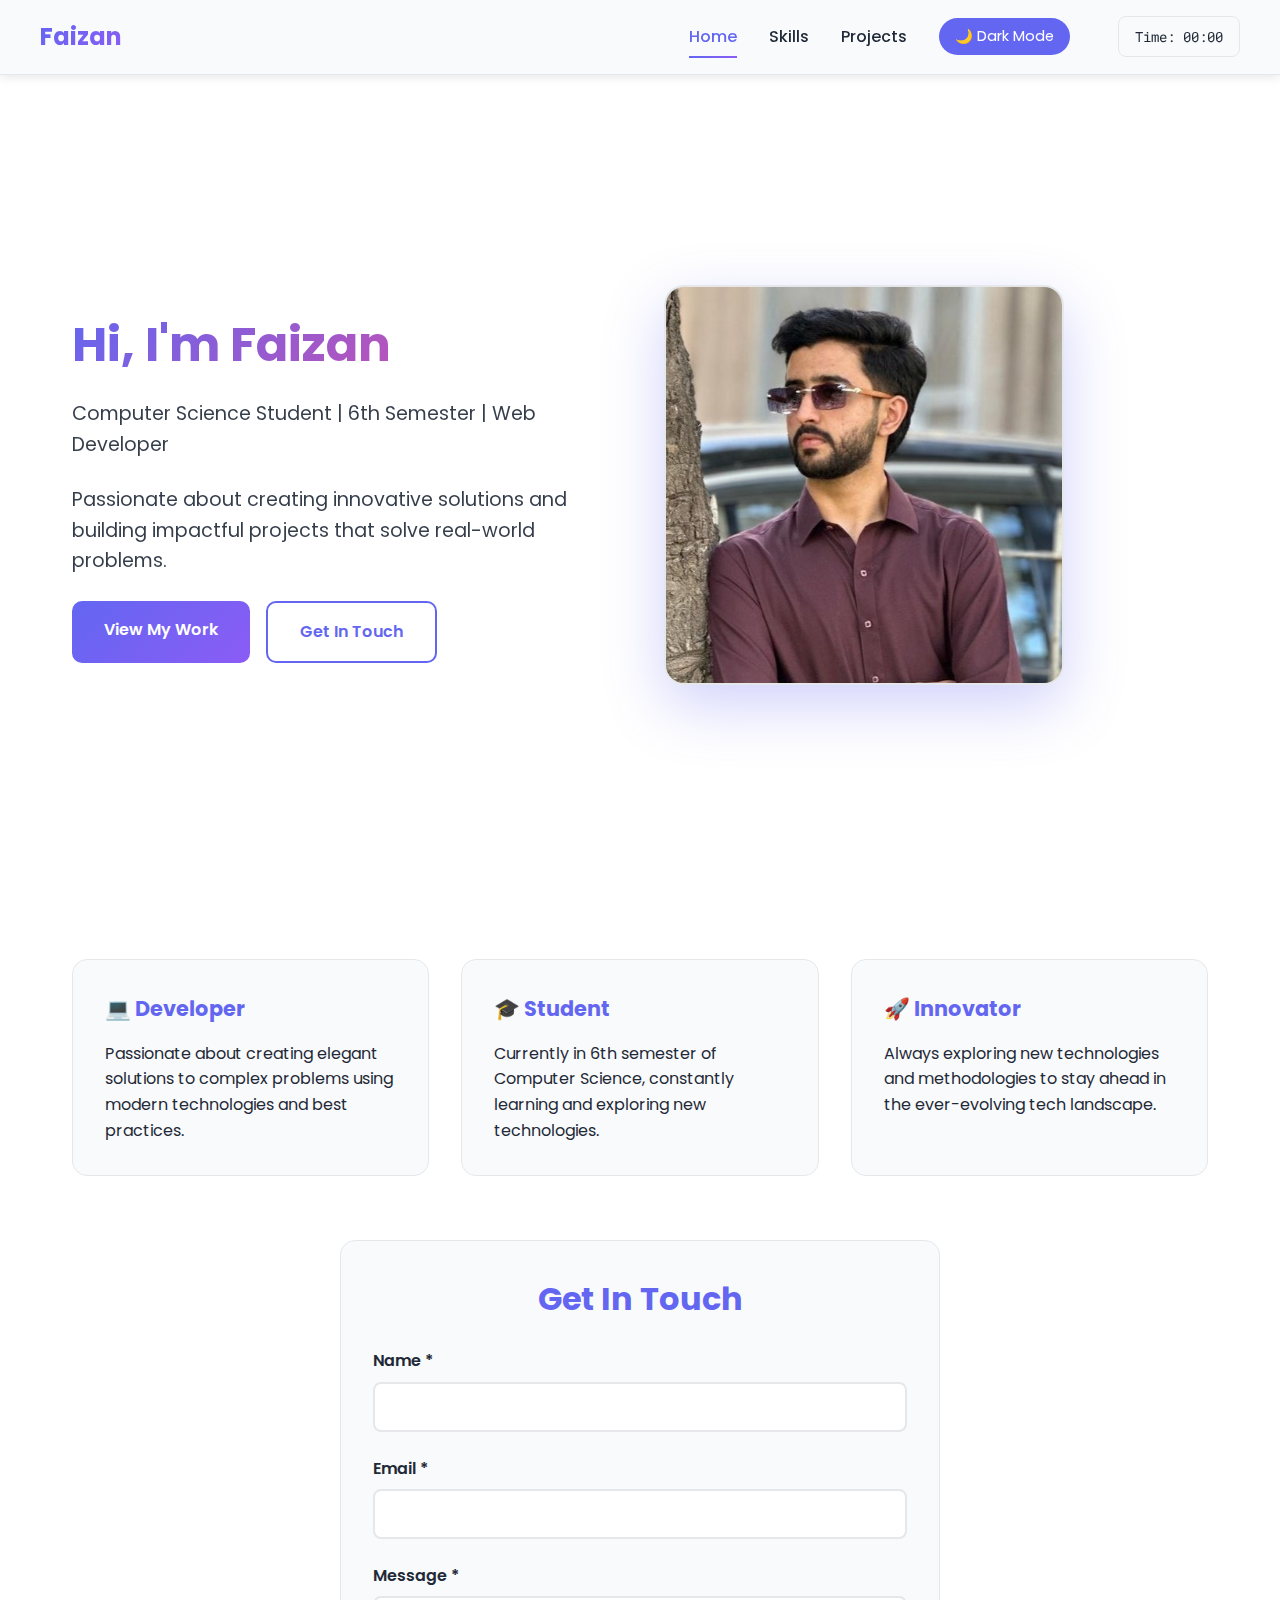
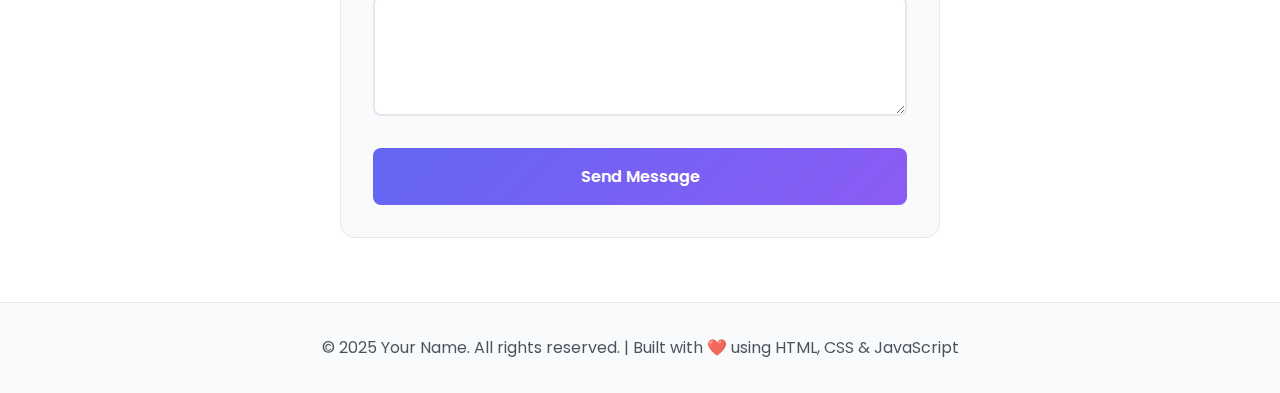
<file: index.html>
<!DOCTYPE html>
<html lang="en">
<head>
    <meta charset="UTF-8">
    <meta name="viewport" content="width=device-width, initial-scale=1.0">
    <title>Personal Dashboard - Home</title>
    <link href="https://fonts.googleapis.com/css2?family=Poppins:wght@300;400;600;700&family=Roboto+Mono&display=swap" rel="stylesheet">
    <link rel="stylesheet" href="style.css">
</head>
<body>
    <nav>
        <div class="nav-container">
            <div class="logo">Faizan</div>
            <ul class="nav-links">
                <li><a href="index.html" class="active">Home</a></li>
                <li><a href="skills.html">Skills</a></li>
                <li><a href="projects.html">Projects</a></li>
                 <li><button class="theme-toggle" id="themeToggle">🌙 Dark Mode</button></li>

    <!-- ⏱️ Live Timer -->
    <li><div class="timer-container" id="timer">Time: 00:00</div></li>
            </ul>
        </div>
    </nav>

    <!-- HOME PAGE -->
    <section id="home">
        <div class="hero">
            <div class="hero-content">
                <h1>Hi, I'm Faizan</h1>
                <p>Computer Science Student | 6th Semester | Web Developer</p>
                <p>Passionate about creating innovative solutions and building impactful projects that solve real-world problems.</p>
                <div class="cta-buttons">
                    <a href="projects.html" class="btn btn-primary">View My Work</a>
                    <a href="#contact" class="btn btn-secondary">Get In Touch</a>
                </div>
            </div>
            <div class="profile-image">
                <img src="Photo.jpeg" alt="Abdullah" class="profile-pic">

            </div>
        </div>

        <div class="about-section">
            <div class="about-cards">
                <div class="about-card">
                    <h3>💻 Developer</h3>
                    <p>Passionate about creating elegant solutions to complex problems using modern technologies and best practices.</p>
                </div>
                <div class="about-card">
                    <h3>🎓 Student</h3>
                    <p>Currently in 6th semester of Computer Science, constantly learning and exploring new technologies.</p>
                </div>
                <div class="about-card">
                    <h3>🚀 Innovator</h3>
                    <p>Always exploring new technologies and methodologies to stay ahead in the ever-evolving tech landscape.</p>
                </div>
            </div>
        </div>

        <!-- Contact Form -->
        <div class="contact-section" id="contact">
            <h2>Get In Touch</h2>
            <form id="contactForm">
                <div class="form-group">
                    <label for="name">Name *</label>
                    <input type="text" id="name" name="name" required>
                    <span class="error-message">Please enter your name (at least 2 characters)</span>
                </div>
                <div class="form-group">
                    <label for="email">Email *</label>
                    <input type="email" id="email" name="email" required>
                    <span class="error-message">Please enter a valid email address</span>
                </div>
                <div class="form-group">
                    <label for="message">Message *</label>
                    <textarea id="message" name="message" required></textarea>
                    <span class="error-message">Please enter a message (at least 10 characters)</span>
                </div>
                <button type="submit" class="submit-btn">Send Message</button>
                <div class="success-message" id="successMessage">Thank you! Your message has been sent successfully.</div>
            </form>
        </div>
    </section>

    <footer>
        <p>&copy; 2025 Your Name. All rights reserved. | Built with ❤️ using HTML, CSS & JavaScript</p>
    </footer>

    <script src="script.js"></script>
</body>
</html>
</file>
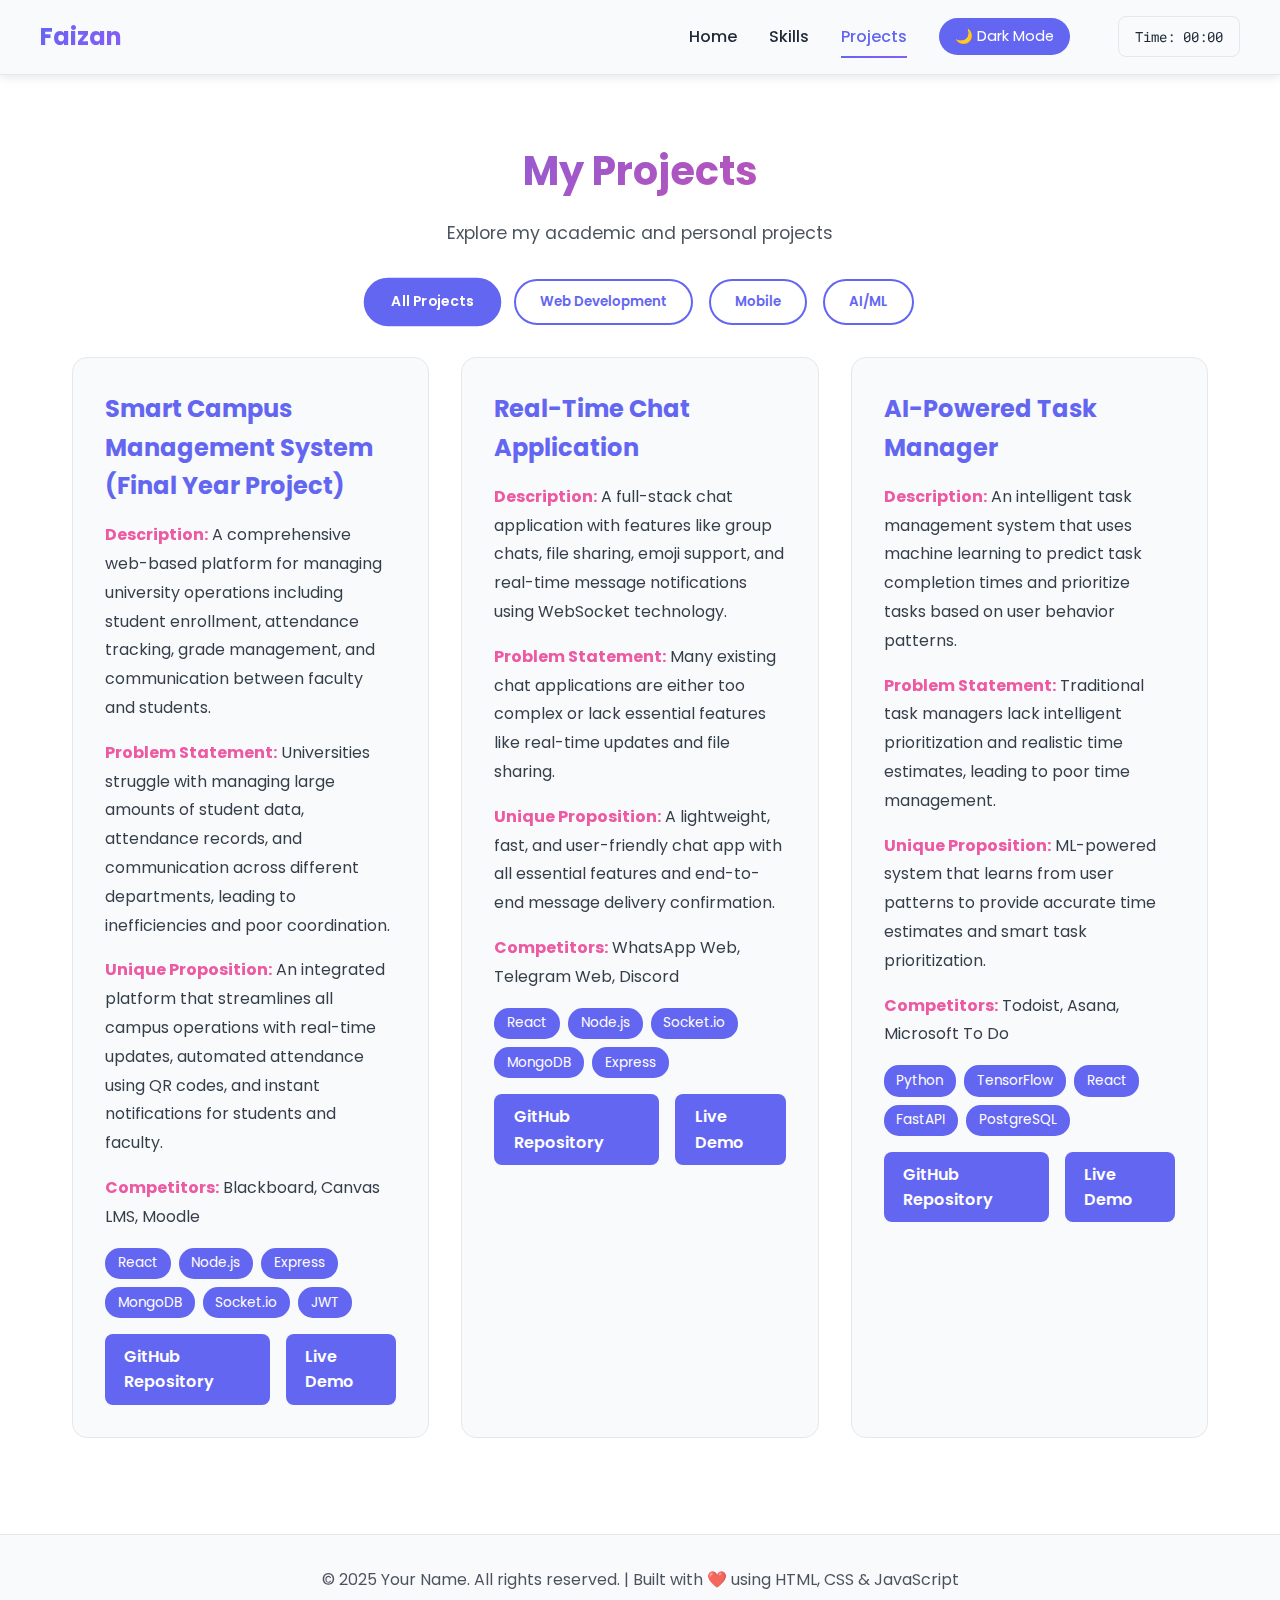
<file: projects.html>
<!DOCTYPE html>
<html lang="en">
<head>
    <meta charset="UTF-8">
    <meta name="viewport" content="width=device-width, initial-scale=1.0">
    <title>Personal Dashboard - Projects</title>
    <link href="https://fonts.googleapis.com/css2?family=Poppins:wght@300;400;600;700&family=Roboto+Mono&display=swap" rel="stylesheet">
    <link rel="stylesheet" href="style.css">
</head>
<body>
    <nav>
        <div class="nav-container">
            <div class="logo">Faizan</div>
            <ul class="nav-links">
                <li><a href="index.html">Home</a></li>
                <li><a href="skills.html">Skills</a></li>
                <li><a href="projects.html" class="active">Projects</a></li>
                 <li><button class="theme-toggle" id="themeToggle">🌙 Dark Mode</button></li>

    <!-- ⏱️ Live Timer -->
    <li><div class="timer-container" id="timer">Time: 00:00</div></li>
            </ul>
        </div>
    </nav>

    <!-- PROJECTS PAGE -->
    <section id="projects">
        <div class="projects-container">
            <div class="projects-header">
                <h1>My Projects</h1>
                <p>Explore my academic and personal projects</p>
            </div>
            <div class="filter-buttons">
                <button class="filter-btn active" data-filter="all">All Projects</button>
                <button class="filter-btn" data-filter="web">Web Development</button>
                <button class="filter-btn" data-filter="mobile">Mobile</button>
                <button class="filter-btn" data-filter="ai">AI/ML</button>
            </div>
            <div class="projects-grid" id="projectsGrid">
                <!-- Projects will be populated by JavaScript -->
            </div>
        </div>
    </section>

    <footer>
        <p>&copy; 2025 Your Name. All rights reserved. | Built with ❤️ using HTML, CSS & JavaScript</p>
    </footer>

    <script src="script.js"></script>
</body>
</html>
</file>
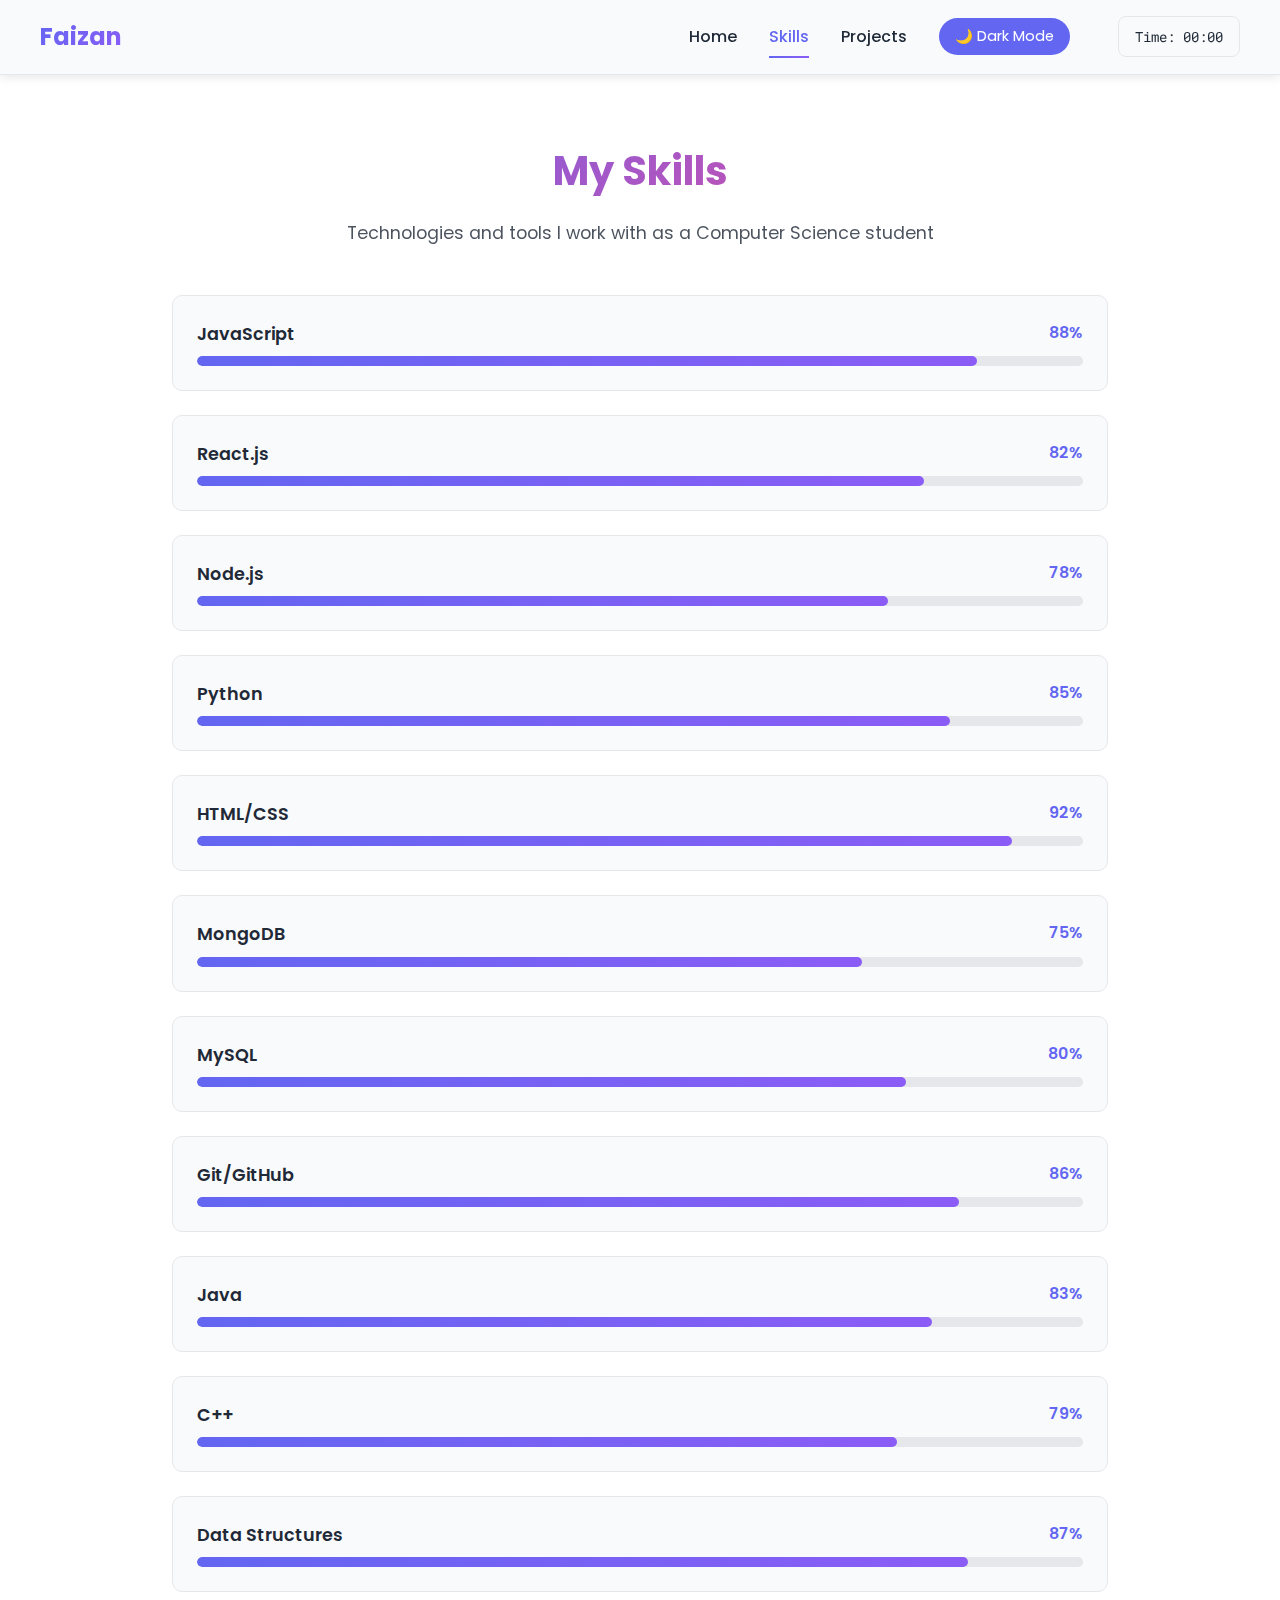
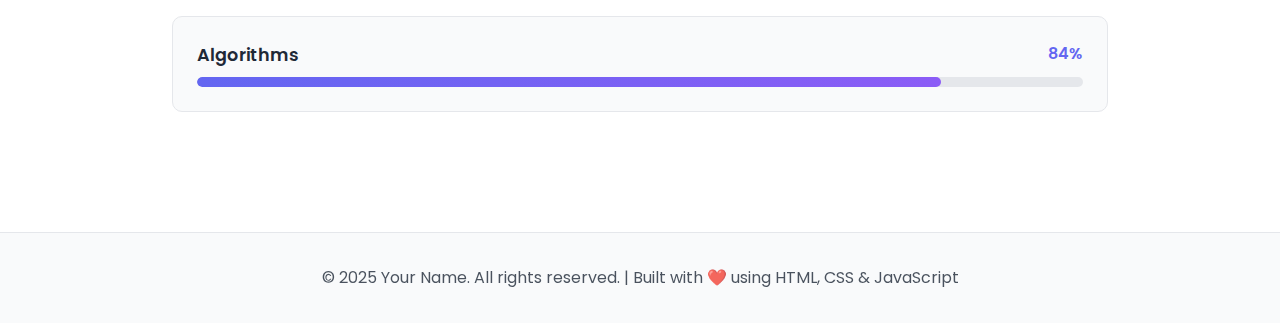
<file: skills.html>
<!DOCTYPE html>
<html lang="en">
<head>
    <meta charset="UTF-8">
    <meta name="viewport" content="width=device-width, initial-scale=1.0">
    <title>Personal Dashboard - Skills</title>
    <link href="https://fonts.googleapis.com/css2?family=Poppins:wght@300;400;600;700&family=Roboto+Mono&display=swap" rel="stylesheet">
    <link rel="stylesheet" href="style.css">
</head>
<body>
    <nav>
        <div class="nav-container">
            <div class="logo">Faizan</div>
            <ul class="nav-links">
                <li><a href="index.html">Home</a></li>
                <li><a href="skills.html" class="active">Skills</a></li>
                <li><a href="projects.html">Projects</a></li>
                 <li><button class="theme-toggle" id="themeToggle">🌙 Dark Mode</button></li>

    <!-- ⏱️ Live Timer -->
    <li><div class="timer-container" id="timer">Time: 00:00</div></li>
            </ul>
        </div>
    </nav>

    <!-- SKILLS PAGE -->
    <section id="skills">
        <div class="skills-container">
            <div class="skills-header">
                <h1>My Skills</h1>
                <p>Technologies and tools I work with as a Computer Science student</p>
            </div>
            <div class="skills-list" id="skillsList">
                <!-- Skills will be populated by JavaScript -->
            </div>
        </div>
    </section>

    <footer>
        <p>&copy; 2025 Your Name. All rights reserved. | Built with ❤️ using HTML, CSS & JavaScript</p>
    </footer>

    <script src="script.js"></script>
</body>
</html>
</file>
<file: style.css>
/* Personal Dashboard Styles with Dark/Light Mode Support */

* {
    margin: 0;
    padding: 0;
    box-sizing: border-box;
}

:root {
    /* Light Mode Colors (Default) */
    --primary-color: #6366f1;
    --secondary-color: #8b5cf6;
    --accent-color: #ec4899;
    --bg-color: #ffffff;
    --text-color: #1f2937;
    --card-bg: #f9fafb;
    --border-color: #e5e7eb;
    --hover-bg: #f3f4f6;
}

body.dark-mode {
    /* Dark Mode Colors */
    --bg-color: #0f172a;
    --text-color: #f1f5f9;
    --card-bg: #1e293b;
    --border-color: #334155;
    --hover-bg: #293548;
}

body {
    font-family: 'Poppins', sans-serif;
    background: var(--bg-color);
    color: var(--text-color);
    line-height: 1.6;
    transition: background-color 0.3s ease, color 0.3s ease;
}

/* Navigation */
nav {
    background: var(--card-bg);
    padding: 1rem 2rem;
    box-shadow: 0 2px 10px rgba(0,0,0,0.1);
    position: sticky;
    top: 0;
    z-index: 100;
    border-bottom: 1px solid var(--border-color);
    transition: background-color 0.3s ease;
}

.nav-container {
    max-width: 1200px;
    margin: 0 auto;
    display: flex;
    justify-content: space-between;
    align-items: center;
    flex-wrap: wrap;
}

.logo {
    font-size: 1.5rem;
    font-weight: 700;
    background: linear-gradient(135deg, var(--primary-color), var(--secondary-color));
    -webkit-background-clip: text;
    -webkit-text-fill-color: transparent;
    background-clip: text;
}

.nav-links {
    display: flex;
    gap: 2rem;
    align-items: center;
    list-style: none;
}

.nav-links a {
    color: var(--text-color);
    text-decoration: none;
    font-weight: 500;
    transition: color 0.3s ease, transform 0.3s ease;
    display: inline-block;
    padding: 0.5rem 0;
    position: relative;
}

.nav-links a::after {
    content: '';
    position: absolute;
    bottom: 0;
    left: 0;
    width: 0;
    height: 2px;
    background: linear-gradient(90deg, var(--primary-color), var(--secondary-color));
    transition: width 0.3s ease;
}

.nav-links a:hover::after,
.nav-links a.active::after {
    width: 100%;
}

.nav-links a:hover {
    color: var(--primary-color);
    transform: translateY(-2px);
}

.nav-links a.active {
    color: var(--primary-color);
}

/* Theme Toggle Button */
.theme-toggle {
    background: var(--primary-color);
    color: white;
    border: none;
    padding: 0.5rem 1rem;
    border-radius: 20px;
    cursor: pointer;
    font-size: 0.9rem;
    transition: all 0.3s ease;
    font-family: 'Poppins', sans-serif;
}

.theme-toggle:hover {
    background: var(--secondary-color);
    transform: scale(1.05);
}

/* Timer Display */
.timer-container {
    background: var(--card-bg);
    padding: 0.5rem 1rem;
    border-radius: 8px;
    font-family: 'Roboto Mono', monospace;
    font-size: 0.9rem;
    margin-left: 1rem;
    border: 1px solid var(--border-color);
    transition: background-color 0.3s ease;
}

/* Hero Section */
.hero {
    max-width: 1200px;
    margin: 0 auto;
    padding: 4rem 2rem;
    display: grid;
    grid-template-columns: 1fr 1fr;
    gap: 3rem;
    align-items: center;
    min-height: calc(100vh - 80px);
}

.hero-content h1 {
    font-size: 3rem;
    margin-bottom: 1rem;
    background: linear-gradient(135deg, var(--primary-color), var(--accent-color));
    -webkit-background-clip: text;
    -webkit-text-fill-color: transparent;
    background-clip: text;
    animation: fadeInUp 0.8s ease;
}

.hero-content p {
    font-size: 1.2rem;
    margin-bottom: 1.5rem;
    color: var(--text-color);
    opacity: 0.9;
    animation: fadeInUp 0.8s ease 0.2s backwards;
}

.profile-image {
    width: 100%;
    max-width: 400px;
    height: 400px;
    border-radius: 20px;
    overflow: hidden;
    box-shadow: 0 20px 60px rgba(99, 102, 241, 0.3);
    animation: fadeInRight 0.8s ease;
    border: 2px solid var(--border-color);
}

.profile-pic {
    width: 100%;
    height: 100%;
    object-fit: cover;
}

.cta-buttons {
    display: flex;
    gap: 1rem;
    flex-wrap: wrap;
    animation: fadeInUp 0.8s ease 0.4s backwards;
}

.btn {
    padding: 1rem 2rem;
    border-radius: 10px;
    text-decoration: none;
    font-weight: 600;
    transition: all 0.3s ease;
    display: inline-block;
}

.btn-primary {
    background: linear-gradient(135deg, var(--primary-color), var(--secondary-color));
    color: white;
}

.btn-primary:hover {
    transform: translateY(-3px);
    box-shadow: 0 10px 30px rgba(99, 102, 241, 0.5);
}

.btn-secondary {
    background: transparent;
    color: var(--primary-color);
    border: 2px solid var(--primary-color);
}

.btn-secondary:hover {
    background: var(--primary-color);
    color: white;
    transform: translateY(-3px);
}

/* About Section */
.about-section {
    max-width: 1200px;
    margin: 4rem auto;
    padding: 0 2rem;
}

.about-cards {
    display: grid;
    grid-template-columns: repeat(auto-fit, minmax(250px, 1fr));
    gap: 2rem;
    margin-top: 2rem;
}

.about-card {
    background: var(--card-bg);
    padding: 2rem;
    border-radius: 15px;
    border: 1px solid var(--border-color);
    transition: all 0.3s ease;
}

.about-card:hover {
    transform: translateY(-10px);
    box-shadow: 0 15px 40px rgba(0,0,0,0.2);
    border-color: var(--primary-color);
}

.about-card h3 {
    color: var(--primary-color);
    margin-bottom: 1rem;
    font-size: 1.3rem;
}

/* Skills Page Styles */
.skills-container {
    max-width: 1000px;
    margin: 2rem auto;
    padding: 2rem;
    min-height: calc(100vh - 200px);
}

.skills-header {
    text-align: center;
    margin-bottom: 3rem;
}

.skills-header h1 {
    font-size: 2.5rem;
    margin-bottom: 1rem;
    background: linear-gradient(135deg, var(--primary-color), var(--accent-color));
    -webkit-background-clip: text;
    -webkit-text-fill-color: transparent;
    background-clip: text;
}

.skills-header p {
    color: var(--text-color);
    opacity: 0.8;
    font-size: 1.1rem;
}

.skill-item {
    background: var(--card-bg);
    padding: 1.5rem;
    border-radius: 10px;
    margin-bottom: 1.5rem;
    border: 1px solid var(--border-color);
    transition: all 0.3s ease;
}

.skill-item:hover {
    transform: translateX(10px);
    border-color: var(--primary-color);
    box-shadow: 0 5px 20px rgba(99, 102, 241, 0.3);
}

.skill-info {
    display: flex;
    justify-content: space-between;
    margin-bottom: 0.5rem;
}

.skill-name {
    font-weight: 600;
    font-size: 1.1rem;
}

.skill-percentage {
    color: var(--primary-color);
    font-weight: 600;
}

.progress-bar {
    height: 10px;
    background: var(--border-color);
    border-radius: 10px;
    overflow: hidden;
}

.progress-fill {
    height: 100%;
    background: linear-gradient(90deg, var(--primary-color), var(--secondary-color));
    width: 0;
    transition: width 1.5s ease;
    border-radius: 10px;
}

/* Projects Page Styles */
.projects-container {
    max-width: 1200px;
    margin: 2rem auto;
    padding: 2rem;
    min-height: calc(100vh - 200px);
}

.projects-header {
    text-align: center;
    margin-bottom: 2rem;
}

.projects-header h1 {
    font-size: 2.5rem;
    background: linear-gradient(135deg, var(--primary-color), var(--accent-color));
    -webkit-background-clip: text;
    -webkit-text-fill-color: transparent;
    background-clip: text;
    margin-bottom: 1rem;
}

.projects-header p {
    color: var(--text-color);
    opacity: 0.8;
    font-size: 1.1rem;
}

.filter-buttons {
    display: flex;
    gap: 1rem;
    justify-content: center;
    flex-wrap: wrap;
    margin-bottom: 2rem;
}

.filter-btn {
    padding: 0.7rem 1.5rem;
    border: 2px solid var(--primary-color);
    background: transparent;
    color: var(--primary-color);
    border-radius: 25px;
    cursor: pointer;
    font-weight: 600;
    transition: all 0.3s ease;
    font-family: 'Poppins', sans-serif;
}

.filter-btn:hover, .filter-btn.active {
    background: var(--primary-color);
    color: white;
    transform: scale(1.05);
}

.projects-grid {
    display: grid;
    grid-template-columns: repeat(auto-fit, minmax(350px, 1fr));
    gap: 2rem;
}

.project-card {
    background: var(--card-bg);
    border-radius: 15px;
    padding: 2rem;
    border: 1px solid var(--border-color);
    transition: all 0.3s ease;
}

.project-card:hover {
    transform: translateY(-10px);
    box-shadow: 0 15px 40px rgba(0,0,0,0.3);
    border-color: var(--primary-color);
}

.project-card h3 {
    color: var(--primary-color);
    margin-bottom: 1rem;
    font-size: 1.5rem;
}

.project-card p {
    margin-bottom: 1rem;
    line-height: 1.8;
    color: var(--text-color);
    opacity: 0.9;
}

.project-card strong {
    color: var(--accent-color);
}

.tech-tags {
    display: flex;
    flex-wrap: wrap;
    gap: 0.5rem;
    margin: 1rem 0;
}

.tech-tag {
    background: var(--primary-color);
    color: white;
    padding: 0.3rem 0.8rem;
    border-radius: 15px;
    font-size: 0.85rem;
}

.project-links {
    display: flex;
    gap: 1rem;
    margin-top: 1rem;
}

.project-link {
    padding: 0.6rem 1.2rem;
    background: var(--primary-color);
    color: white;
    text-decoration: none;
    border-radius: 8px;
    font-weight: 600;
    transition: all 0.3s ease;
}

.project-link:hover {
    background: var(--secondary-color);
    transform: scale(1.05);
}

/* Contact Form Styles */
.contact-section {
    max-width: 600px;
    margin: 3rem auto;
    padding: 2rem;
    background: var(--card-bg);
    border-radius: 15px;
    border: 1px solid var(--border-color);
}

.contact-section h2 {
    color: var(--primary-color);
    margin-bottom: 1.5rem;
    text-align: center;
    font-size: 2rem;
}

.form-group {
    margin-bottom: 1.5rem;
}

.form-group label {
    display: block;
    margin-bottom: 0.5rem;
    font-weight: 600;
    color: var(--text-color);
}

.form-group input,
.form-group textarea {
    width: 100%;
    padding: 0.8rem;
    border: 2px solid var(--border-color);
    border-radius: 8px;
    background: var(--bg-color);
    color: var(--text-color);
    font-family: 'Poppins', sans-serif;
    transition: border-color 0.3s ease;
}

.form-group input:focus,
.form-group textarea:focus {
    outline: none;
    border-color: var(--primary-color);
    box-shadow: 0 0 0 3px rgba(99, 102, 241, 0.1);
}

.form-group textarea {
    resize: vertical;
    min-height: 120px;
}

.error-message {
    color: #ef4444;
    font-size: 0.85rem;
    margin-top: 0.3rem;
    display: none;
}

.form-group.error input,
.form-group.error textarea {
    border-color: #ef4444;
}

.form-group.error .error-message {
    display: block;
}

.submit-btn {
    width: 100%;
    padding: 1rem;
    background: linear-gradient(135deg, var(--primary-color), var(--secondary-color));
    color: white;
    border: none;
    border-radius: 8px;
    font-size: 1rem;
    font-weight: 600;
    cursor: pointer;
    transition: all 0.3s ease;
    font-family: 'Poppins', sans-serif;
}

.submit-btn:hover {
    transform: translateY(-2px);
    box-shadow: 0 10px 30px rgba(99, 102, 241, 0.5);
}

.success-message {
    background: #10b981;
    color: white;
    padding: 1rem;
    border-radius: 8px;
    text-align: center;
    margin-top: 1rem;
    display: none;
}

/* Footer */
footer {
    background: var(--card-bg);
    padding: 2rem;
    text-align: center;
    margin-top: 4rem;
    border-top: 1px solid var(--border-color);
    transition: background-color 0.3s ease;
}

footer p {
    color: var(--text-color);
    opacity: 0.8;
}

/* Animations */
@keyframes fadeInUp {
    from {
        opacity: 0;
        transform: translateY(30px);
    }
    to {
        opacity: 1;
        transform: translateY(0);
    }
}

@keyframes fadeInRight {
    from {
        opacity: 0;
        transform: translateX(50px);
    }
    to {
        opacity: 1;
        transform: translateX(0);
    }
}

/* Responsive Design */
@media (max-width: 768px) {
    .hero {
        grid-template-columns: 1fr;
        text-align: center;
        padding: 2rem 1rem;
    }

    .hero-content h1 {
        font-size: 2rem;
    }

    .hero-content p {
        font-size: 1rem;
    }

    .profile-image {
        margin: 10px auto;
        max-width: 250px;
        height: 250px;
    }

    .nav-links {
        gap: 1rem;
        font-size: 0.9rem;
    }

    .timer-container {
        margin-left: 0;
        margin-top: 0.5rem;
    }

    .nav-container {
        flex-direction: column;
        gap: 1rem;
    }

    .cta-buttons {
        justify-content: center;
    }

    .projects-grid {
        grid-template-columns: 1fr;
    }

    .skills-header h1,
    .projects-header h1 {
        font-size: 2rem;
    }
}
</file>
